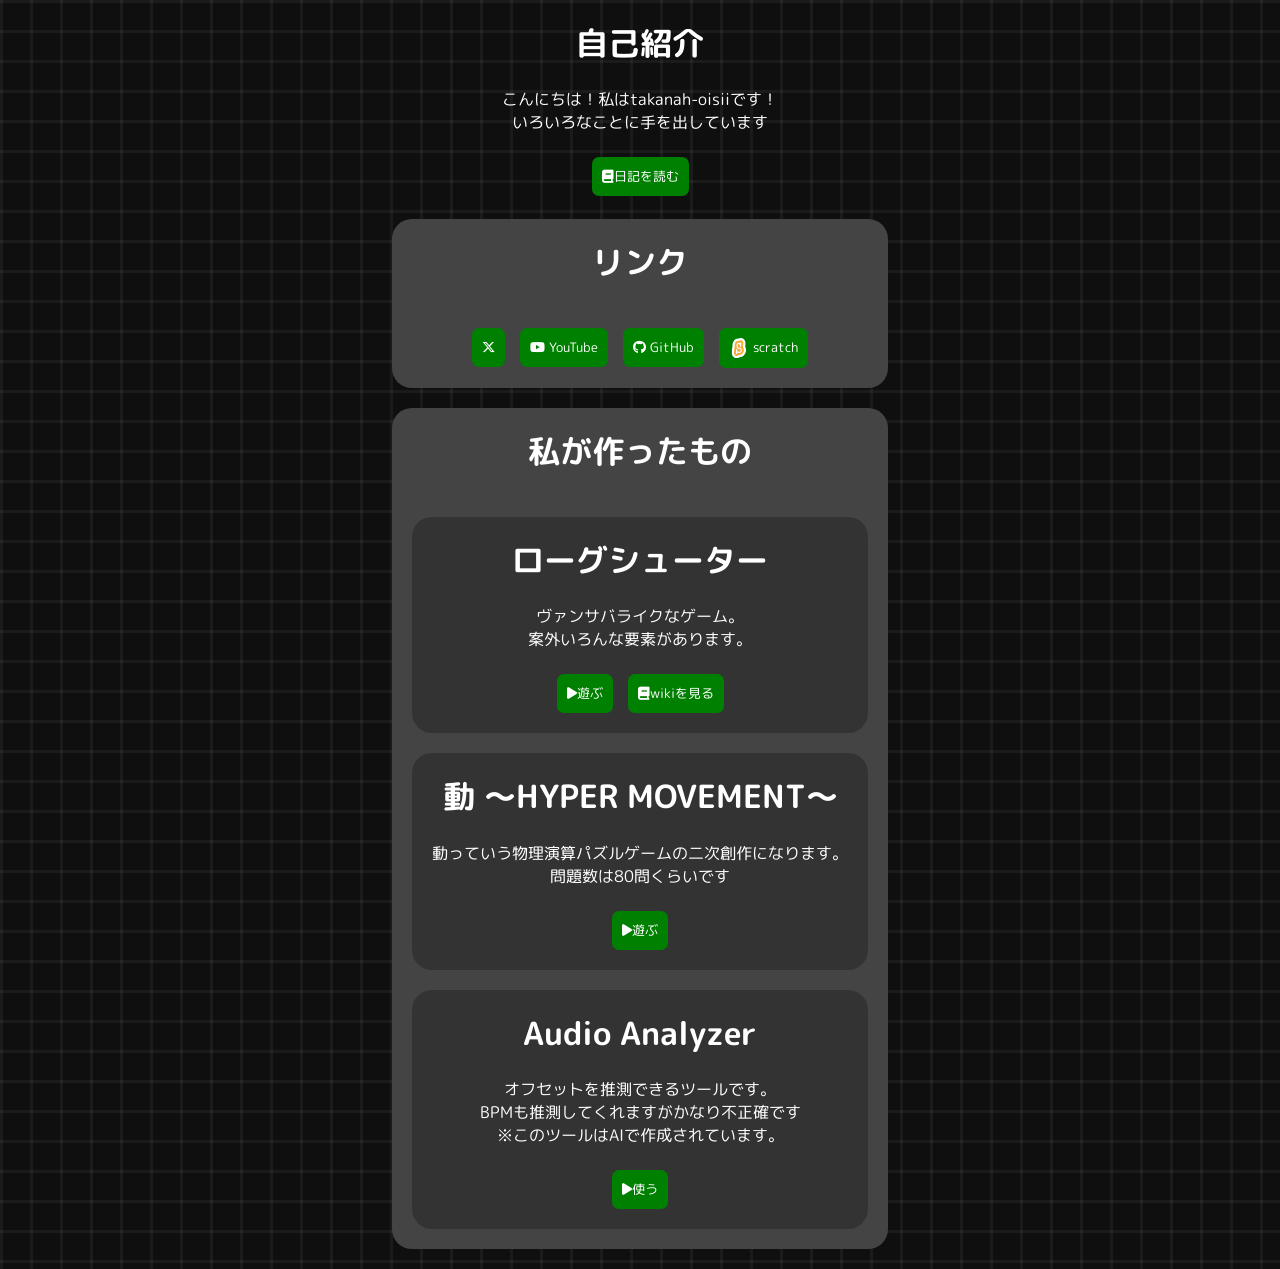
<file: index.html>
<!DOCTYPE html>
<html lang="ja">
<head>
  <!--メタデータ-->
  <meta charset="UTF-8">
  <meta name="viewport" content="width=device-width, initial-scale=1.0">
  <link rel="icon" href="image/onigiri_takana.png" type="image/png">
  <title>takanah-oisii</title>

  <!--フォントとかの外部リソース-->
  <link rel="preconnect" href="https://fonts.googleapis.com">
  <link rel="preconnect" href="https://fonts.gstatic.com" crossorigin>
  <link href="https://fonts.googleapis.com/css2?family=M+PLUS+Rounded+1c:wght@400;700&display=swap" rel="stylesheet">
  
  <link rel="stylesheet" href="https://cdnjs.cloudflare.com/ajax/libs/font-awesome/6.5.1/css/all.min.css">
  
  <!--CSS-->
  <link rel="stylesheet" href="style.css">
</head>

<body>
<h1>自己紹介</h1>
こんにちは！私はtakanah-oisiiです！<br>
いろいろなことに手を出しています<br><br>

<a href="diary/index.html"><button><i class="fa-solid fa-book"></i>日記を読む</button></a><br>

<div class="container">
  <div class="card">
    <h1>リンク</h1>
    <div class="link">
    <a href="https://x.com/takana_mogu2" target="_blank">
      <button>
        <i class="fa-brands fa-x-twitter"></i>
      </button>
    </a>

    <a href="https://www.youtube.com/channel/UCA7RPNvQ6FoqaRXgRNp6icA" target="_blank">
      <button>
        <i class="fa-brands fa-youtube"></i>
        YouTube
      </button>
    </a>

    <a href="https://github.com/takana-oisii" target="_blank">
      <button>
        <i class="fa-brands fa-github"></i>
        GitHub
      </button>
    </a>

    <a href="https://scratch.mit.edu/users/takanah-oisii/" target="_blank">
      <button>
        <img src="image/Scratch_S.svg" alt="Scratch" style="width: 20px; height: 20px; vertical-align: middle;">
        scratch
      </button>
    </a>
    </div>
  </div>
  <div class="card">
  <h1>私が作ったもの</h1>

    <div class="card2">
      <h1>ローグシューター</h1>
      ヴァンサバライクなゲーム。<br>
      案外いろんな要素があります。<br><br>
      <div class="link">
        <a href="https://scratch.mit.edu/projects/977693318/" target="_blank">
          <button><i class="fa-solid fa-play"></i>遊ぶ</button>
        </a>
        <a href="https://wikiwiki.jp/rogueshooter/" target="_blank">
          <button><i class="fa-solid fa-book"></i>wikiを見る</button>
        </a>
      </div>
    </div>

    <div class="card2">
      <h1>動 ～HYPER MOVEMENT～</h1>
      動っていう物理演算パズルゲームの二次創作になります。<br>
      問題数は80問くらいです<br><br>
      <a href="https://gd.games/takana/hyper-movement" target="_blank">
        <button><i class="fa-solid fa-play"></i>遊ぶ</button>
      </a>
    </div>

    <div class="card2">
      <h1>Audio Analyzer</h1>
      オフセットを推測できるツールです。<br>
      BPMも推測してくれますがかなり不正確です<br>
      ※このツールはAIで作成されています。<br><br>
      <a href="https://takana-oisii.github.io/audio-analyzer/" target="_blank">
        <button><i class="fa-solid fa-play"></i>使う</button>
      </a>
    </div>

  </div>
</div>


</body>
</html>
</file>
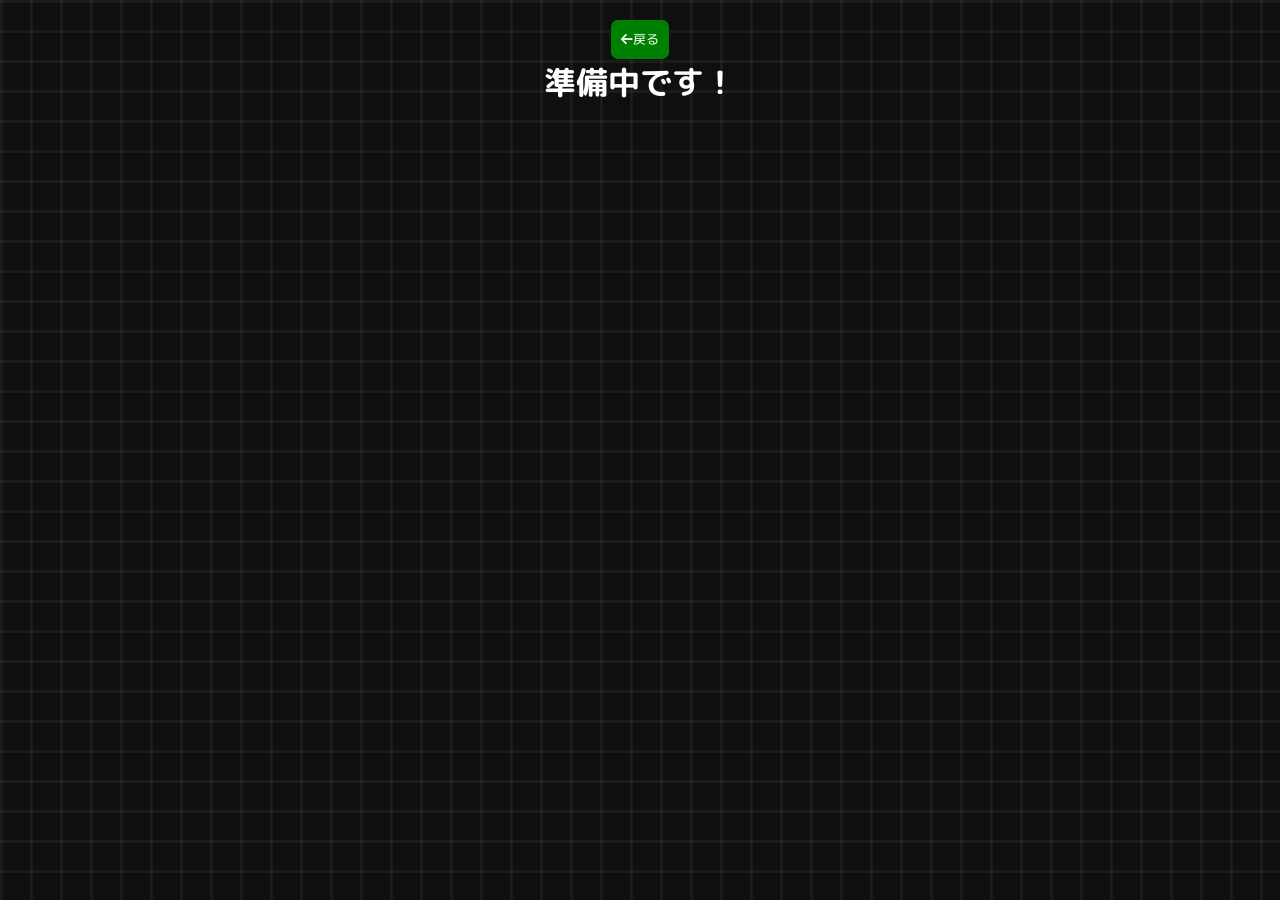
<file: dialy/index.html>
<!DOCTYPE html>
<html lang="ja">
<head>
  <meta charset="UTF-8">
  <meta name="viewport" content="width=device-width, initial-scale=1.0">
  <link rel="icon" href="../image/onigiri_takana.png" type="image/png">
  <title>takanah-oisii</title>

  <link rel="preconnect" href="https://fonts.googleapis.com">
  <link rel="preconnect" href="https://fonts.gstatic.com" crossorigin>
  <link href="https://fonts.googleapis.com/css2?family=M+PLUS+Rounded+1c:wght@400;700&display=swap" rel="stylesheet">
  
  <link rel="stylesheet" href="https://cdnjs.cloudflare.com/ajax/libs/font-awesome/6.5.1/css/all.min.css">
  <link rel="stylesheet" href="../style.css">
</head>

<body>
    <a href="../index.html"><button><i class="fa-solid fa-arrow-left"></i>戻る</button></a>
    <h1>準備中です！</h1>
</body>


</html>
</file>
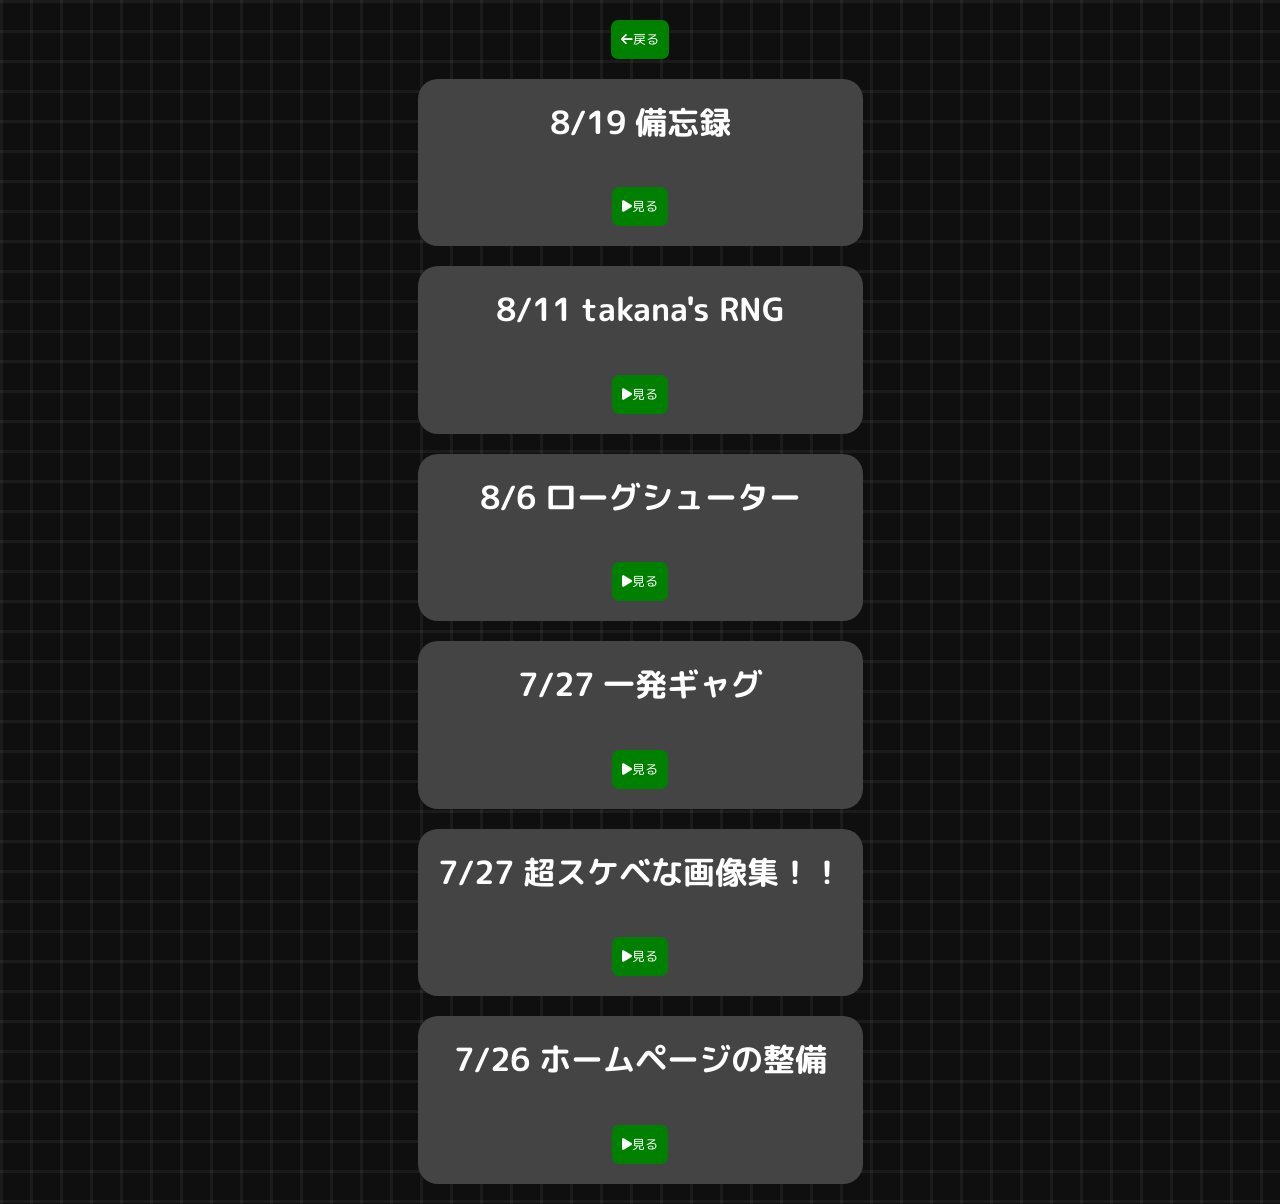
<file: diary/index.html>
<!DOCTYPE html>
<html lang="ja">
<head>
  <meta charset="UTF-8">
  <meta name="viewport" content="width=device-width, initial-scale=1.0">
  <link rel="icon" href="../image/onigiri_takana.png" type="image/png">
  <title>takanah-oisii</title>

  <link rel="preconnect" href="https://fonts.googleapis.com">
  <link rel="preconnect" href="https://fonts.gstatic.com" crossorigin>
  <link href="https://fonts.googleapis.com/css2?family=M+PLUS+Rounded+1c:wght@400;700&display=swap" rel="stylesheet">
  
  <link rel="stylesheet" href="https://cdnjs.cloudflare.com/ajax/libs/font-awesome/6.5.1/css/all.min.css">
  <link rel="stylesheet" href="../style.css">
</head>

<body>
  <div class="container">
    <a href="../index.html"><button><i class="fa-solid fa-arrow-left"></i>戻る</button></a>

    <div class="card">
      <h1>8/19 備忘録</h1>
      <a href="2026-8-19.html"><button><i class="fa-solid fa-play"></i>見る</button></a>
    </div>

    <div class="card">
      <h1>8/11 takana's RNG</h1>
      <a href="2026-8-11.html"><button><i class="fa-solid fa-play"></i>見る</button></a>
    </div>

    <div class="card">
      <h1>8/6 ローグシューター</h1>
      <a href="2026-8-6.html"><button><i class="fa-solid fa-play"></i>見る</button></a>
    </div>

    <div class="card">
      <h1>7/27 一発ギャグ</h1>
      <a href="2026-7-27-2.html"><button><i class="fa-solid fa-play"></i>見る</button></a>
    </div>

    <div class="card">
      <h1>7/27 超スケベな画像集！！</h1>
      <a href="2026-7-27.html"><button><i class="fa-solid fa-play"></i>見る</button></a>
    </div>
   
    <div class="card">
      <h1>7/26 ホームページの整備</h1>
      <a href="2026-7-26.html"><button><i class="fa-solid fa-play"></i>見る</button></a>
    </div>
  </div>
</body>


</html>
</file>
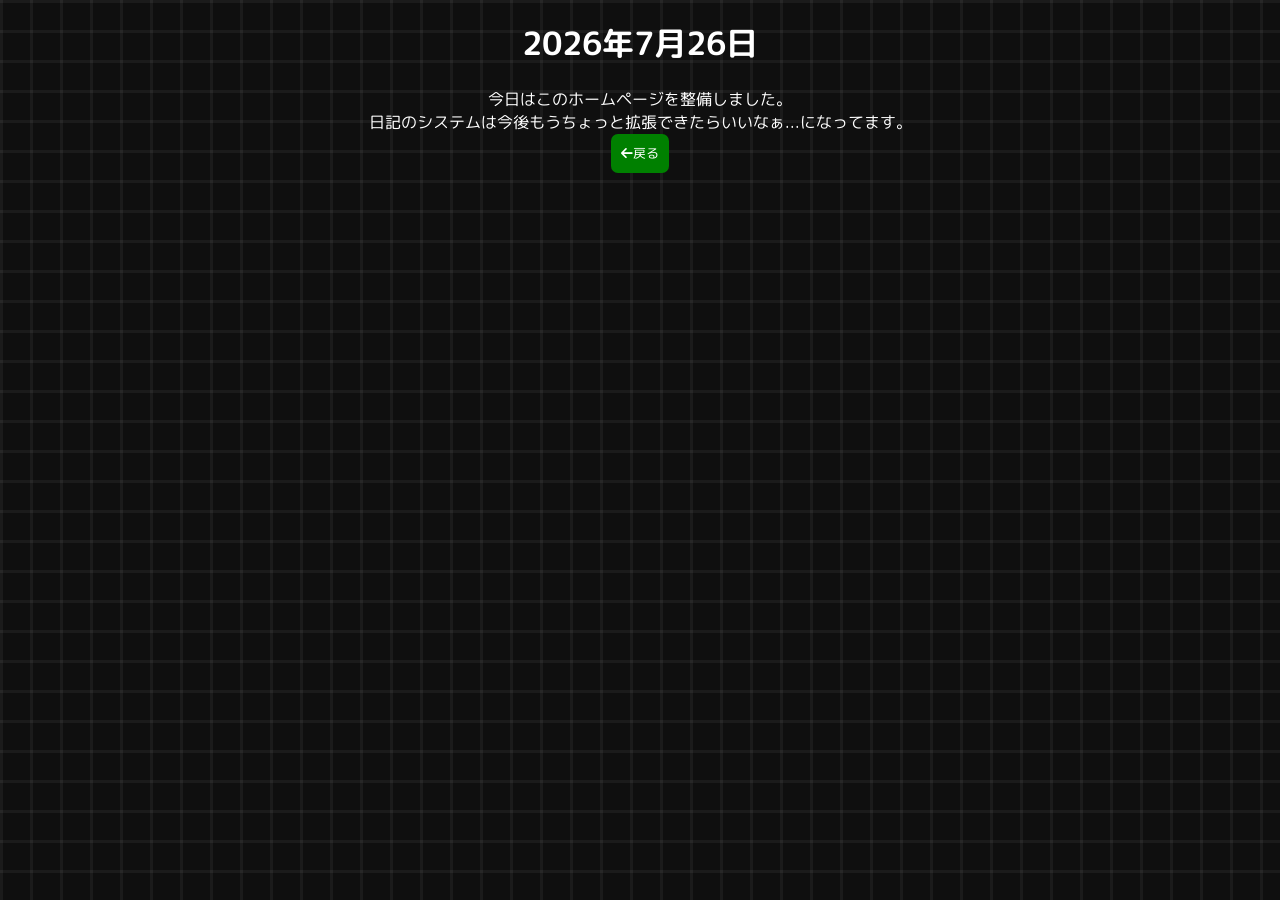
<file: dialy/2026-7-26.html>
<!DOCTYPE html>
<html lang="ja">
<head>
  <meta charset="UTF-8">
  <meta name="viewport" content="width=device-width, initial-scale=1.0">
  <link rel="icon" href="../image/onigiri_takana.png" type="image/png">
  <title>takanah-oisii</title>

  <link rel="preconnect" href="https://fonts.googleapis.com">
  <link rel="preconnect" href="https://fonts.gstatic.com" crossorigin>
  <link href="https://fonts.googleapis.com/css2?family=M+PLUS+Rounded+1c:wght@400;700&display=swap" rel="stylesheet">
  
  <link rel="stylesheet" href="https://cdnjs.cloudflare.com/ajax/libs/font-awesome/6.5.1/css/all.min.css">
  <link rel="stylesheet" href="../style.css">
</head>
<body>
    <h1>2026年7月26日</h1>
    今日はこのホームページを整備しました。<br>
    日記のシステムは今後もうちょっと拡張できたらいいなぁ...になってます。<br>

    <a href="index.html"><button><i class="fa-solid fa-arrow-left"></i>戻る</button></a>
</body>
</html>
</file>
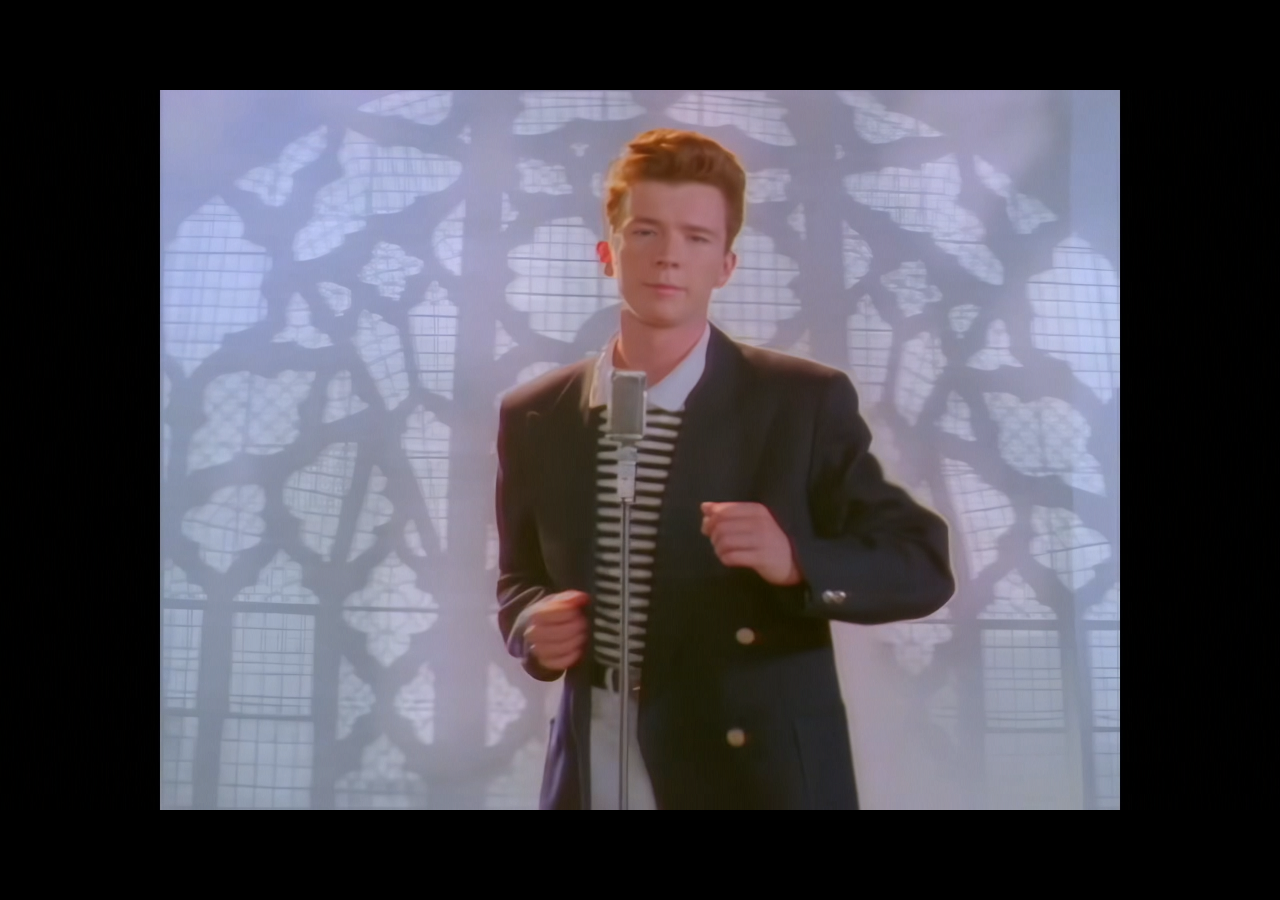
<file: dialy/2026-7-27.html>
<!DOCTYPE html>
<html lang="ja">
<head>
  <meta charset="UTF-8">
  <meta name="viewport" content="width=device-width, initial-scale=1.0">
  <link rel="icon" href="../image/onigiri_takana.png" type="image/png">
  <title>takanah-oisii</title>

  <link rel="preconnect" href="https://fonts.googleapis.com">
  <link rel="preconnect" href="https://fonts.gstatic.com" crossorigin>
  <link href="https://fonts.googleapis.com/css2?family=M+PLUS+Rounded+1c:wght@400;700&display=swap" rel="stylesheet">
  
  <link rel="stylesheet" href="https://cdnjs.cloudflare.com/ajax/libs/font-awesome/6.5.1/css/all.min.css">
  <link rel="stylesheet" href="../style.css">
</head>


<body>
  <div class="fullscreen_container">
  <img src="../image/never_gonna.png" class="fullscreen">
  </div>
  <h1>2026年7月26日</h1>
    つられたな！！！www
  <a href="index.html"><button><i class="fa-solid fa-arrow-left"></i>戻る</button></a>

  <script>
    window.addEventListener('DOMContentLoaded', () => {
      // 3000ミリ秒（＝3秒）後に実行
      setTimeout(() => {
        const bgContainer = document.querySelector('.fullscreen_container');
        if (bgContainer) {
          bgContainer.classList.add('fade-out');
        }
      }, 3000);
    });
  </script>
</body>
</html>
</file>
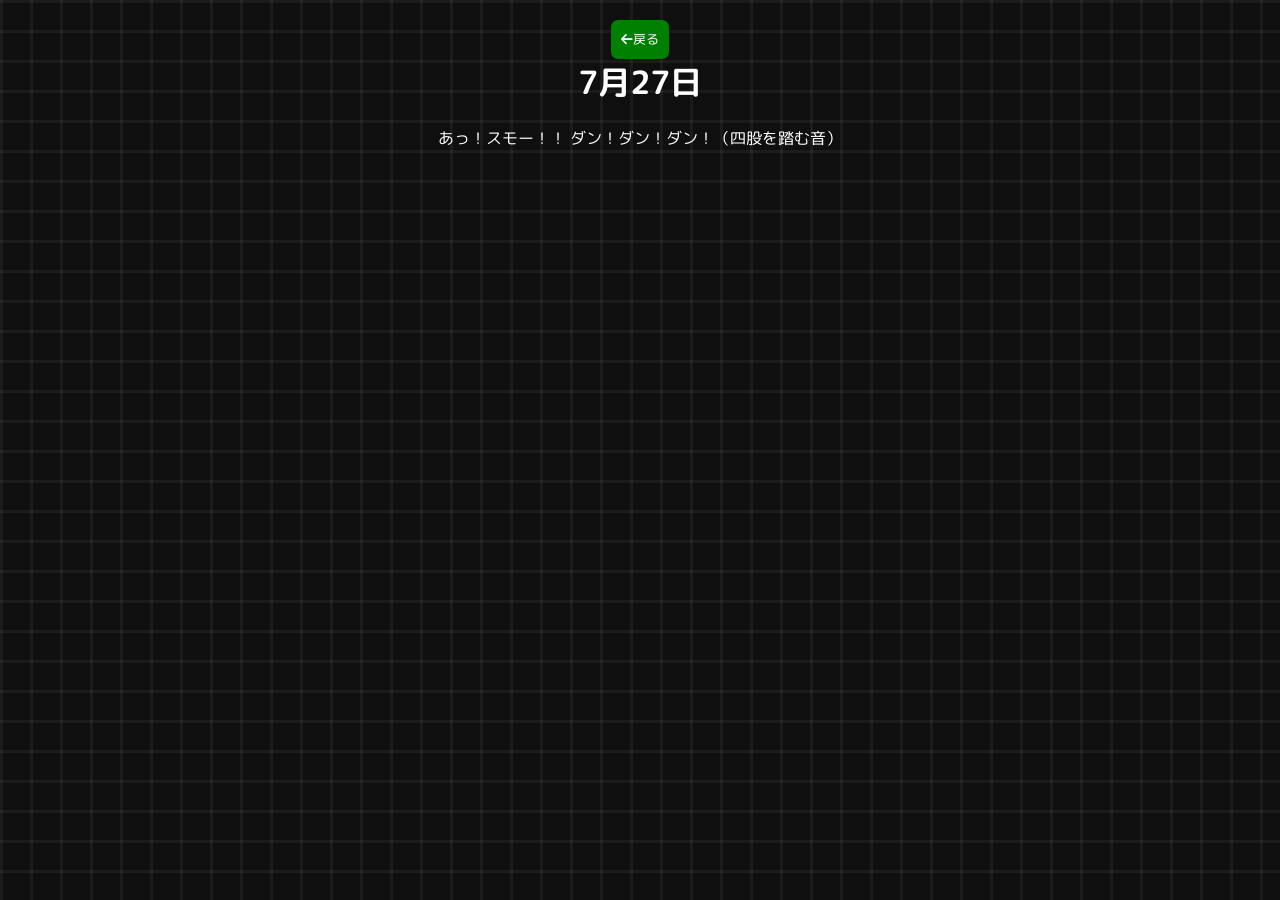
<file: diary/2026-7-27-2.html>
<!DOCTYPE html>
<html lang="ja">
<head>
  <meta charset="UTF-8">
  <meta name="viewport" content="width=device-width, initial-scale=1.0">
  <link rel="icon" href="../image/onigiri_takana.png" type="image/png">
  <title>takanah-oisii</title>

  <link rel="preconnect" href="https://fonts.googleapis.com">
  <link rel="preconnect" href="https://fonts.gstatic.com" crossorigin>
  <link href="https://fonts.googleapis.com/css2?family=M+PLUS+Rounded+1c:wght@400;700&display=swap" rel="stylesheet">
  
  <link rel="stylesheet" href="https://cdnjs.cloudflare.com/ajax/libs/font-awesome/6.5.1/css/all.min.css">
  <link rel="stylesheet" href="../style.css">
</head>


<body>
  <a href="index.html"><button><i class="fa-solid fa-arrow-left"></i>戻る</button></a>
  <h1>7月27日</h1>
  あっ！スモー！！
  ダン！ダン！ダン！（四股を踏む音）
</body>
</html>
</file>
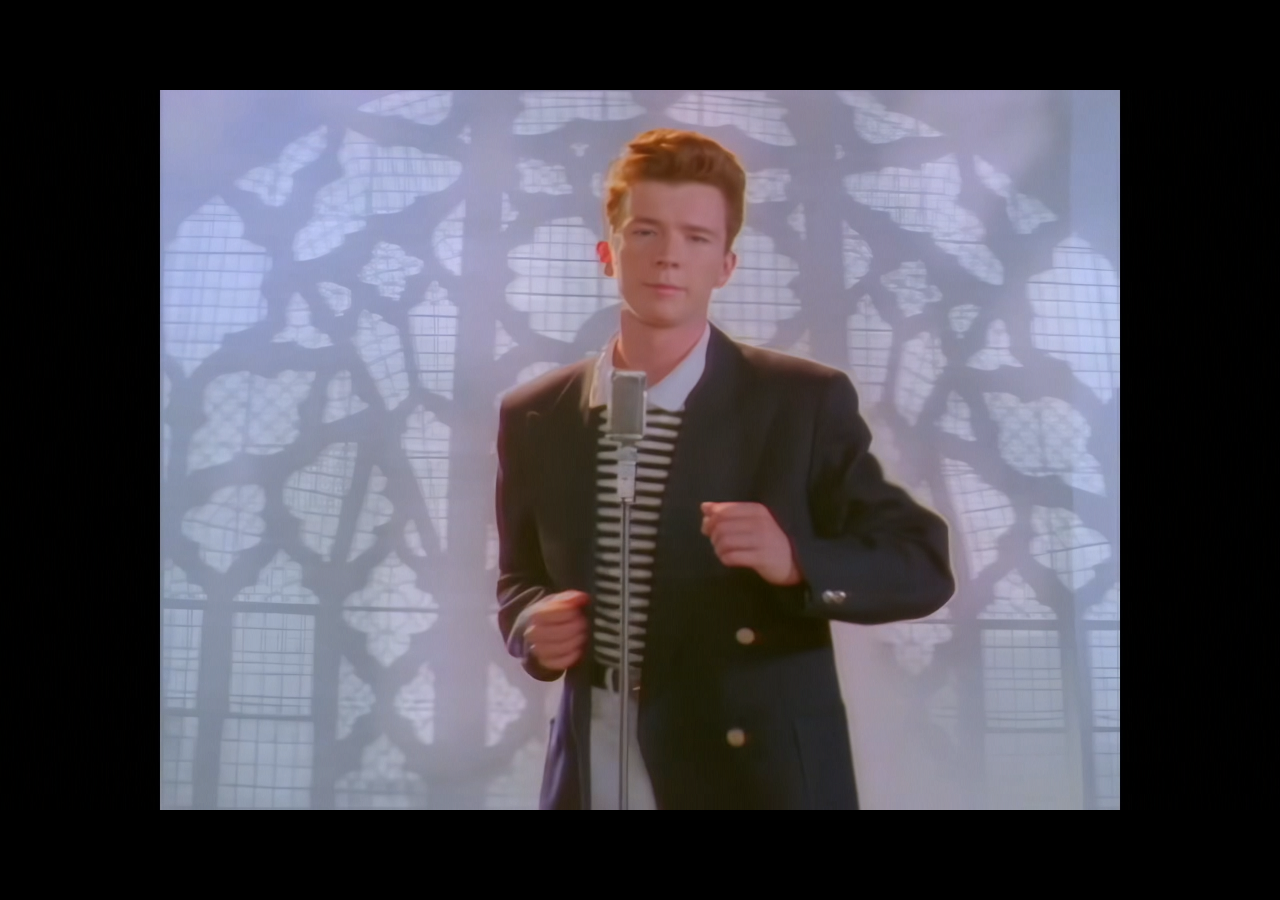
<file: diary/2026-7-27.html>
<!DOCTYPE html>
<html lang="ja">
<head>
  <meta charset="UTF-8">
  <meta name="viewport" content="width=device-width, initial-scale=1.0">
  <link rel="icon" href="../image/onigiri_takana.png" type="image/png">
  <title>takanah-oisii</title>

  <link rel="preconnect" href="https://fonts.googleapis.com">
  <link rel="preconnect" href="https://fonts.gstatic.com" crossorigin>
  <link href="https://fonts.googleapis.com/css2?family=M+PLUS+Rounded+1c:wght@400;700&display=swap" rel="stylesheet">
  
  <link rel="stylesheet" href="https://cdnjs.cloudflare.com/ajax/libs/font-awesome/6.5.1/css/all.min.css">
  <link rel="stylesheet" href="../style.css">
</head>


<body>
  <div class="fullscreen_container">
  <img src="../image/never_gonna.png" class="fullscreen">
  </div>
  <h1>2026年7月27日</h1>
    つられたな！！！www
  <a href="index.html"><button><i class="fa-solid fa-arrow-left"></i>戻る</button></a>

  <script>
    window.addEventListener('DOMContentLoaded', () => {
      // 3000ミリ秒（＝3秒）後に実行
      setTimeout(() => {
        const bgContainer = document.querySelector('.fullscreen_container');
        if (bgContainer) {
          bgContainer.classList.add('fade-out');
        }
      }, 3000);
    });
  </script>
</body>
</html>
</file>
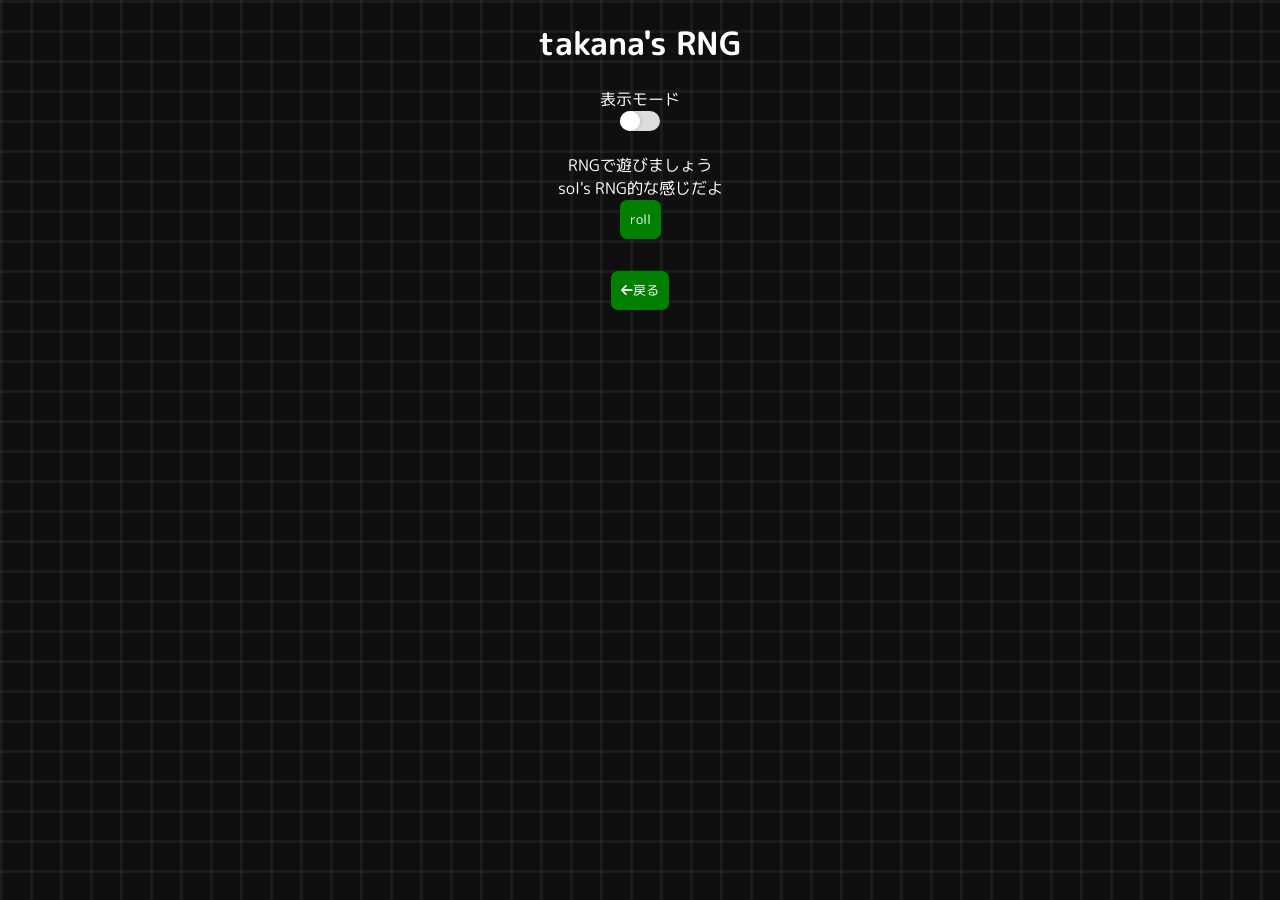
<file: diary/2026-8-11.html>
<!DOCTYPE html>
<html lang="ja">
<head>
  <meta charset="UTF-8">
  <meta name="viewport" content="width=device-width, initial-scale=1.0">
  <link rel="icon" href="../image/onigiri_takana.png" type="image/png">
  <title>takanah-oisii</title>

  <link rel="preconnect" href="https://fonts.googleapis.com">
  <link rel="preconnect" href="https://fonts.gstatic.com" crossorigin>
  <link href="https://fonts.googleapis.com/css2?family=M+PLUS+Rounded+1c:wght@400;700&display=swap" rel="stylesheet">
  
  <link rel="stylesheet" href="https://cdnjs.cloudflare.com/ajax/libs/font-awesome/6.5.1/css/all.min.css">
  <link rel="stylesheet" href="../style.css">
  <script src="26-8-11.js" defer></script>

</head>
<body>
  <h1>takana's RNG</h1>
  表示モード
  <label class="toggle-button-1">
    <input type="checkbox" id="mode">
  </label><br>

  RNGで遊びましょう<br>
  sol's RNG的な感じだよ<br>
  <button id="roll">roll</button>
  <p id="kekka"></p>
  <a href="index.html"><button><i class="fa-solid fa-arrow-left"></i>戻る</button></a>
</body>
</html>
</file>
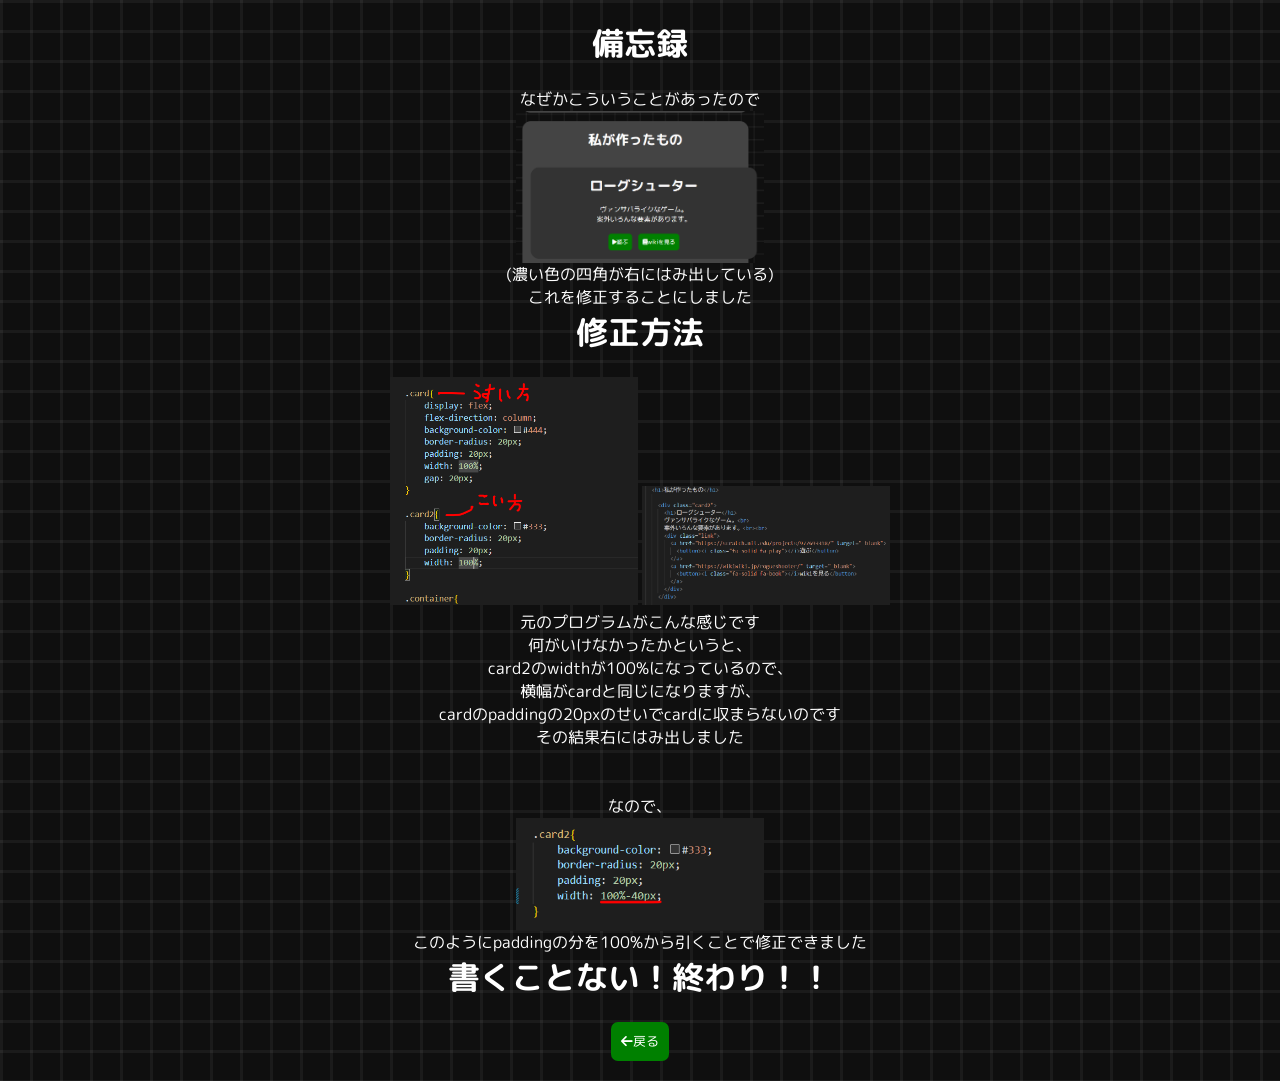
<file: diary/2026-8-19.html>
<!DOCTYPE html>
<html lang="ja">
<head>
  <meta charset="UTF-8">
  <meta name="viewport" content="width=device-width, initial-scale=1.0">
  <link rel="icon" href="../image/onigiri_takana.png" type="image/png">
  <title>takanah-oisii</title>

  <link rel="preconnect" href="https://fonts.googleapis.com">
  <link rel="preconnect" href="https://fonts.gstatic.com" crossorigin>
  <link href="https://fonts.googleapis.com/css2?family=M+PLUS+Rounded+1c:wght@400;700&display=swap" rel="stylesheet">
  
  <link rel="stylesheet" href="https://cdnjs.cloudflare.com/ajax/libs/font-awesome/6.5.1/css/all.min.css">
  <link rel="stylesheet" href="../style.css">

</head>
<body>
  <h1>備忘録</h1>
  なぜかこういうことがあったので<br>
  <img src="../image/2026-08-19.png">
  (濃い色の四角が右にはみ出している)<br>
  これを修正することにしました
  <h1>修正方法</h1>
  
  <div>
    <img src="../image/2026-08-19-1.png">
    <img src="../image/2026-08-19-2.png">
  </div>
  
  元のプログラムがこんな感じです<br>
  何がいけなかったかというと、<br>
  card2のwidthが100%になっているので、<br>
  横幅がcardと同じになりますが、<br>
  cardのpaddingの20pxのせいでcardに収まらないのです<br>
  その結果右にはみ出しました<br><br><br>
  なので、
  <img src="../image/2026-08-19-3.png">
  このようにpaddingの分を100%から引くことで修正できました
  <h1>書くことない！終わり！！</h1>
  <a href="index.html"><button><i class="fa-solid fa-arrow-left"></i>戻る</button></a>
</body>

</html>
<style>
  img{
    width: 20%;
    height: auto;
    border: 5px;
    border-color: #fff;
  }
</style>
</file>
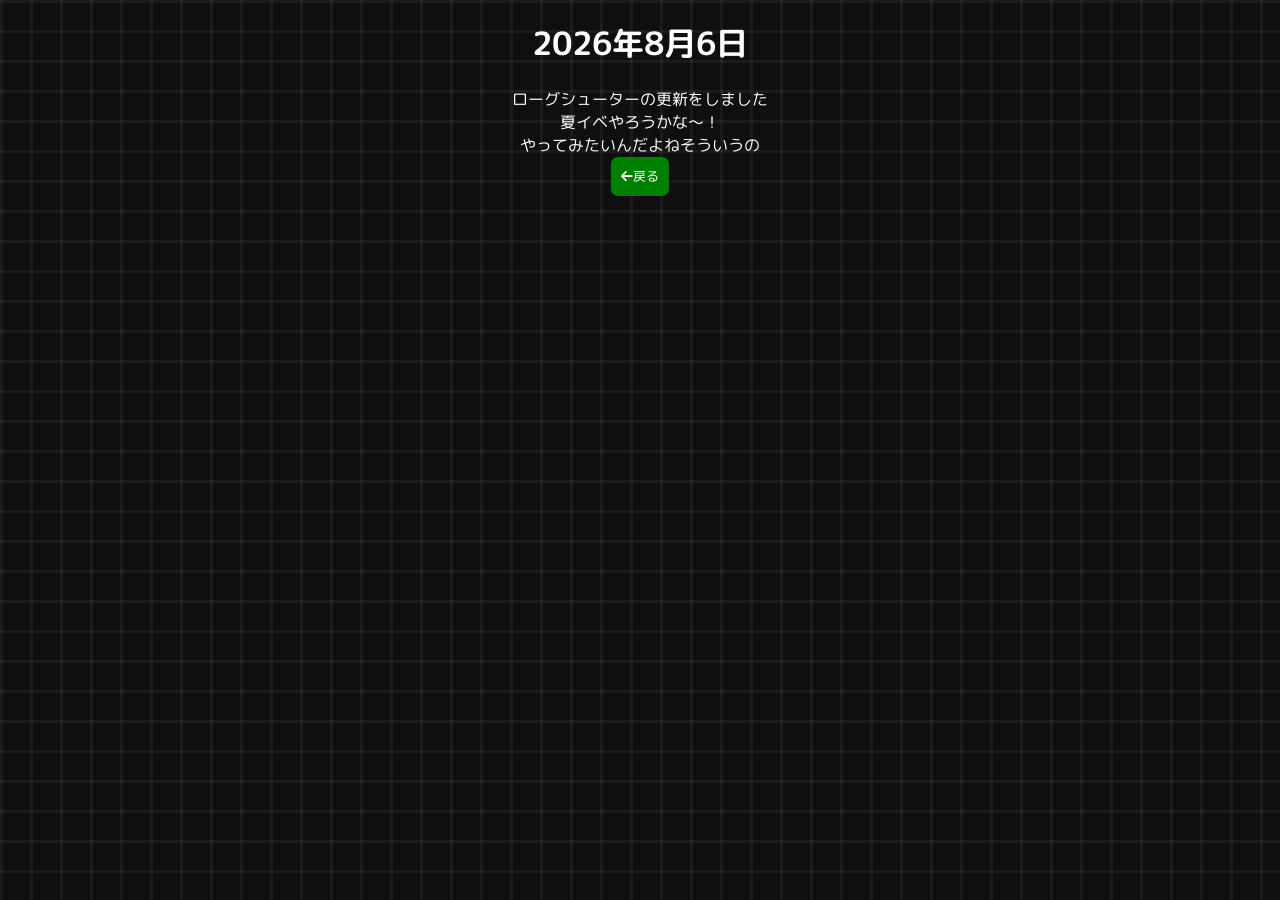
<file: diary/2026-8-6.html>
<!DOCTYPE html>
<html lang="ja">
<head>
  <meta charset="UTF-8">
  <meta name="viewport" content="width=device-width, initial-scale=1.0">
  <link rel="icon" href="../image/onigiri_takana.png" type="image/png">
  <title>takanah-oisii</title>

  <link rel="preconnect" href="https://fonts.googleapis.com">
  <link rel="preconnect" href="https://fonts.gstatic.com" crossorigin>
  <link href="https://fonts.googleapis.com/css2?family=M+PLUS+Rounded+1c:wght@400;700&display=swap" rel="stylesheet">
  
  <link rel="stylesheet" href="https://cdnjs.cloudflare.com/ajax/libs/font-awesome/6.5.1/css/all.min.css">
  <link rel="stylesheet" href="../style.css">
</head>
<body>
    <h1>2026年8月6日</h1>
    ローグシューターの更新をしました<br>
    夏イベやろうかな～！<br>
    やってみたいんだよねそういうの

    <a href="index.html"><button><i class="fa-solid fa-arrow-left"></i>戻る</button></a>
</body>
</html>
</file>
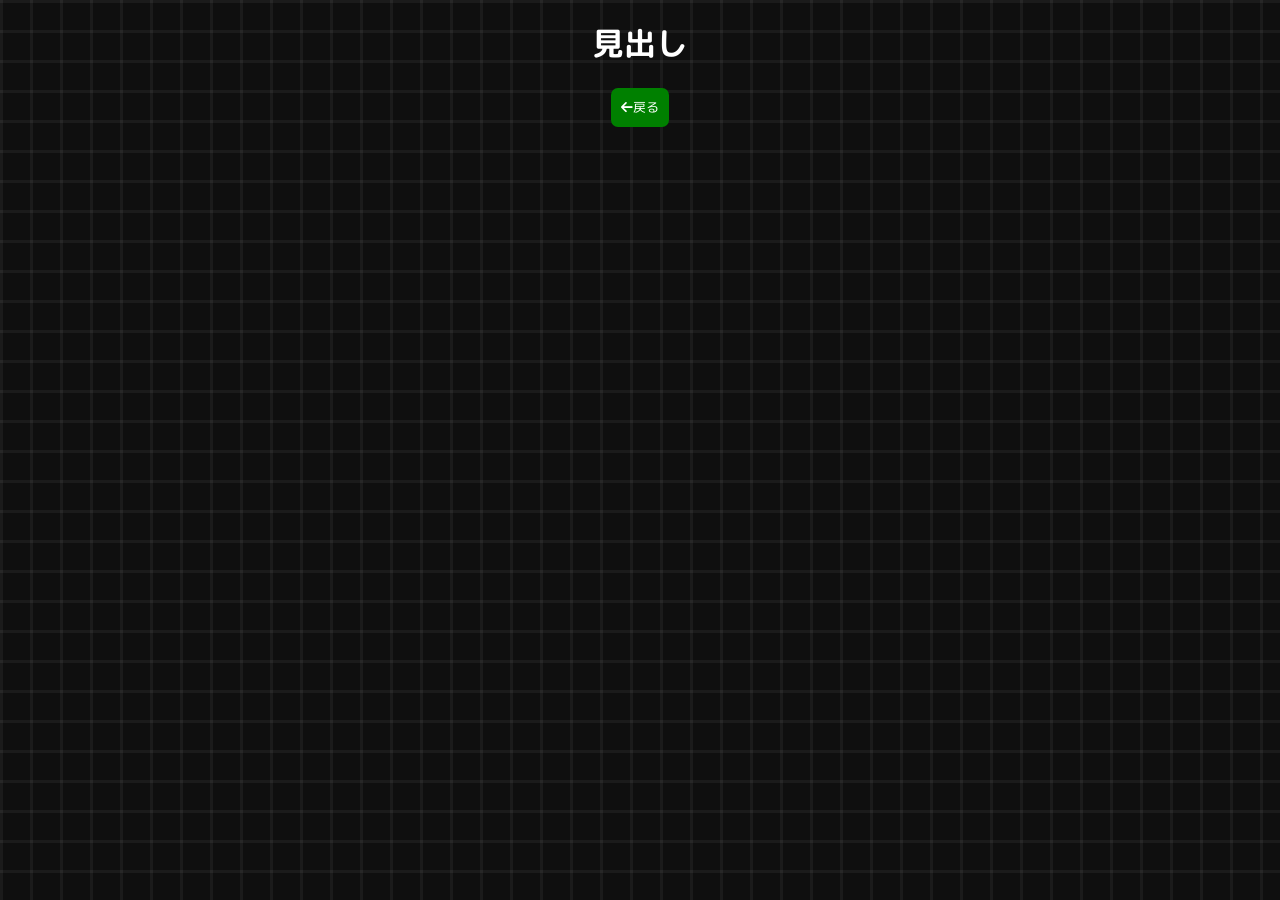
<file: diary/temp.html>
<!DOCTYPE html>
<html lang="ja">
<head>
  <meta charset="UTF-8">
  <meta name="viewport" content="width=device-width, initial-scale=1.0">
  <link rel="icon" href="../image/onigiri_takana.png" type="image/png">
  <title>takanah-oisii</title>

  <link rel="preconnect" href="https://fonts.googleapis.com">
  <link rel="preconnect" href="https://fonts.gstatic.com" crossorigin>
  <link href="https://fonts.googleapis.com/css2?family=M+PLUS+Rounded+1c:wght@400;700&display=swap" rel="stylesheet">
  
  <link rel="stylesheet" href="https://cdnjs.cloudflare.com/ajax/libs/font-awesome/6.5.1/css/all.min.css">
  <link rel="stylesheet" href="../style.css">

</head>
<body>
  <h1>見出し</h1>
  <a href="index.html"><button><i class="fa-solid fa-arrow-left"></i>戻る</button></a>
</body>
</html>
</file>
<file: style.css>
body{
    font-family: "M PLUS Rounded 1c", "Hiragino Maru Gothic ProN", sans-serif;
    color: white;
    display: flex;
    justify-content: center;
    align-items: center;
    flex-direction: column;
    text-align: center;
    background-color: #0f0f0f;
    background-image: 
    linear-gradient(rgba(255, 255, 255, 0.05) 3px, transparent 1px),
    linear-gradient(90deg, rgba(255, 255, 255, 0.05) 3px, transparent 1px);
    background-size: 30px 30px;
    
    padding: 20px;
    margin: 0;

}

button{
    font-family: "M PLUS Rounded 1c", "Hiragino Maru Gothic ProN", sans-serif;
    padding: 10px;
    background-color: green;
    color: white;
    border: 0;
    width: auto;
    height: auto;
    border-radius: 7px;
    transition: all 0.3s ease;
    cursor: pointer;
}

button:hover{
    background-color: rgb(90, 128, 90);
    transform: translateY(-3px);
}

h1{
    margin-top: 0;
    padding-top: 0;
}

.link{
    display: flex;          
    flex-direction: row;
    flex-wrap: wrap; 
    justify-content: center;
    gap: 15px;              
}


.card{
    display: flex;          
    flex-direction: column;
    background-color: #444;
    border-radius: 20px;
    padding: 20px;
    gap: 20px;
}

.card2{
    background-color: #333;
    border-radius: 20px;
    padding: 20px;
    width: 100%-40px;
}

.container{
    display: grid;
    grid-template-columns: min(max-content, 100%); 
    width: 100%;
    justify-content: center;
    gap: 20px;
}

.fullscreen_container{
    width: 100vw;
    height: 100vh;
    background-color: black;
    display: flex;
    justify-content: center;
    align-items: center;
    position: fixed; top: 0; left: 0;

    transition: opacity 0.8s ease, visibility 0.8s ease;
    opacity: 1;
    visibility: visible;
}
.fullscreen {
    width: 100%;
    height: 100%;
    object-fit: contain;
    margin: auto;
}
.fullscreen_container.fade-out {
    opacity: 0;
    visibility: hidden;
    pointer-events: none;
}

.toggle-button-1 {
    display: inline-block;
    position: relative;
    width: 40px;
    height: 20px;
    border-radius: 20px;
    background-color: #dddddd;
    cursor: pointer;
    transition: background-color .4s;
}

.toggle-button-1:has(:checked) {
    background-color: #4bd865;
}

.toggle-button-1::after {
    position: absolute;
    top: 0;
    left: 0;
    width: 20px;
    height: 20px;
    border-radius: 50%;
    box-shadow: 0 0 5px rgb(0 0 0 / 20%);
    background-color: #fff;
    content: '';
    transition: left .4s;
}

.toggle-button-1:has(:checked)::after {
    left: 20px;
}

.toggle-button-1 input {
    display: none;
}
</file>
